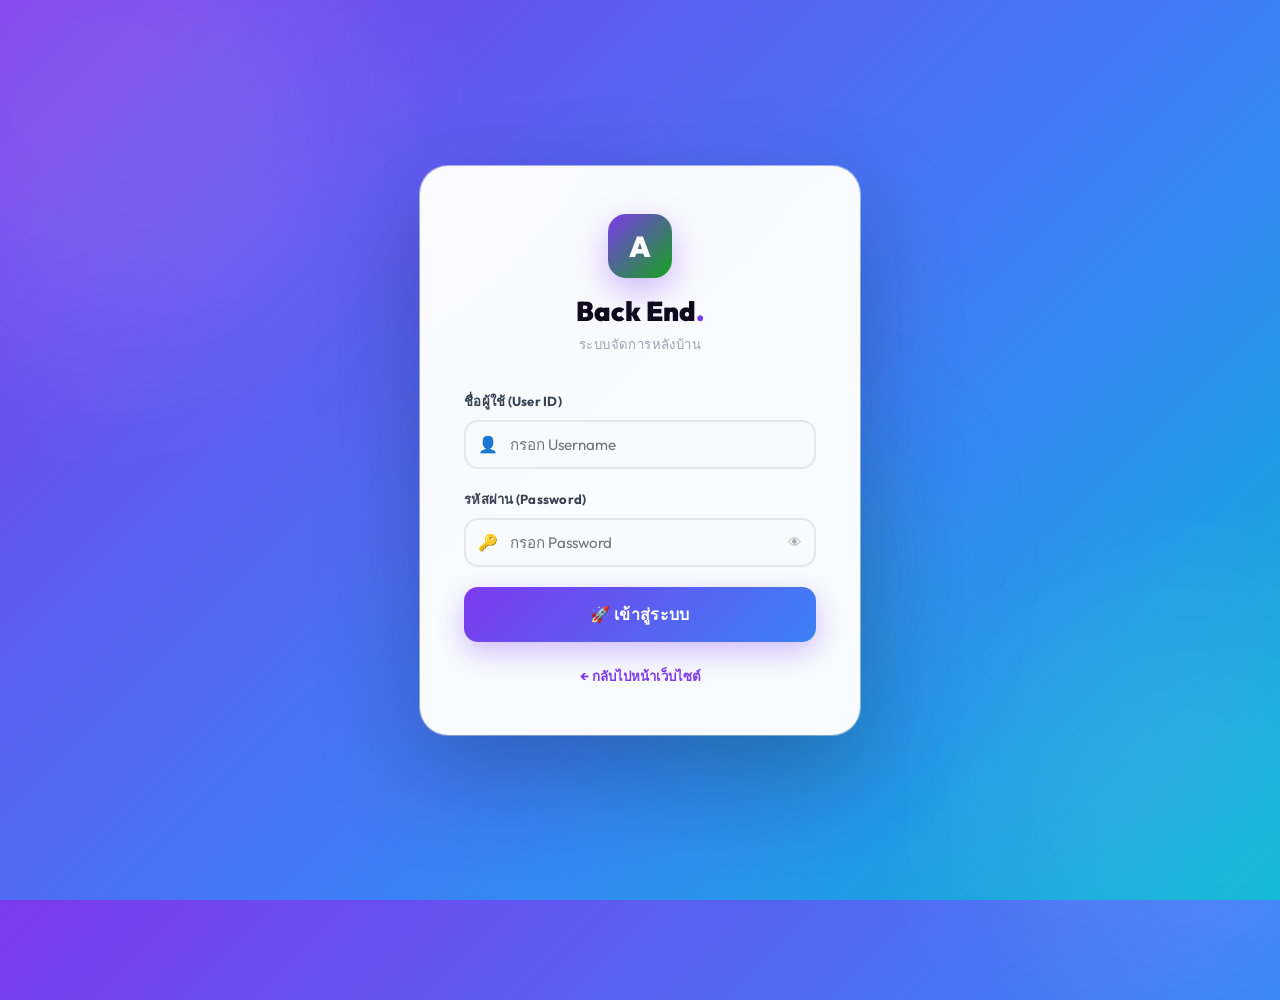
<file: admin/index.html>
<!DOCTYPE html>
<html lang="th">
<head>
  <meta charset="UTF-8">
  <meta name="viewport" content="width=device-width, initial-scale=1.0">
  <title>Admin Dashboard — NexGen Solutions</title>
  <link rel="stylesheet" href="admin.css">
</head>
<body>
<div class="admin-wrapper">
  <!-- SIDEBAR -->
  <aside class="admin-sidebar">
    <div class="sidebar-logo">
      <div class="sidebar-logo-icon" id="sidebarLogoIcon">N</div>
      <div>
        <div class="sidebar-logo-name" id="sidebarLogoName">NexGen.</div>
        <div class="sidebar-logo-sub">Admin Panel</div>
      </div>
    </div>
    <nav class="sidebar-nav">
      <div class="nav-group-label">ภาพรวม</div>
      <div class="nav-item active" data-section="dashboard"><span class="icon">📊</span><span class="label">Dashboard</span></div>

      <div class="nav-group-label" style="margin-top:10px">เนื้อหา</div>
      <div class="nav-item" data-section="logo"><span class="icon">🎨</span><span class="label">โลโก้และแบรนด์</span></div>
      <div class="nav-item" data-section="hero"><span class="icon">🏠</span><span class="label">Hero Section</span></div>
      <div class="nav-item" data-section="slider"><span class="icon">🖼️</span><span class="label">สไลด์ภาพ Banner</span></div>
      <div class="nav-item" data-section="about"><span class="icon">🏢</span><span class="label">เกี่ยวกับเรา</span></div>

      <div class="nav-group-label" style="margin-top:10px">จัดการข้อมูล</div>
      <div class="nav-item" data-section="services"><span class="icon">🛠</span><span class="label">ลงข่าวประชาสัมพันธ์</span></div>
      <div class="nav-item" data-section="gallery"><span class="icon">🖼️</span><span class="label">รวมภาพผลงาน</span></div>
      <div class="nav-item" data-section="testimonials"><span class="icon">⭐</span><span class="label">รีวิว</span></div>
      <div class="nav-item" data-section="columns"><span class="icon">📋</span><span class="label">คอลัมน์เนื้อหา</span></div>

      <div class="nav-group-label" style="margin-top:10px">ตั้งค่า</div>
      <div class="nav-item" data-section="theme"><span class="icon">🎨</span><span class="label">ธีมและสีเว็บไซต์</span></div>
      <div class="nav-item" data-section="contact"><span class="icon">📞</span><span class="label">ข้อมูลติดต่อ</span></div>
    </nav>
    <div class="sidebar-footer">
      <button class="btn-logout" id="logoutBtn">🚪 ออกจากระบบ</button>
    </div>
  </aside>

  <!-- MAIN -->
  <div class="admin-main">
    <header class="admin-header">
      <div class="header-left">
        <div class="header-title" id="headerTitle">Dashboard</div>
        <div class="header-breadcrumb">NexGen Solutions Admin</div>
      </div>
      <div class="header-right">
        <a href="../index.html" target="_blank" class="btn btn-primary btn-sm">🌐 ดูเว็บไซต์</a>
        <div class="header-user">
          <div class="user-avatar">A</div>
          <span id="adminUser">admin</span>
        </div>
      </div>
    </header>

    <main class="admin-content">
      <div id="section-dashboard" class="admin-section active"></div>
      <div id="section-logo" class="admin-section"></div>
      <div id="section-hero" class="admin-section"></div>
      <div id="section-slider" class="admin-section"></div>
      <div id="section-about" class="admin-section"></div>
      <div id="section-services" class="admin-section"></div>
      <div id="section-gallery" class="admin-section"></div>
      <div id="section-team" class="admin-section"></div>
      <div id="section-testimonials" class="admin-section"></div>
      <div id="section-columns" class="admin-section"></div>
      <div id="section-theme" class="admin-section"></div>
      <div id="section-contact" class="admin-section"></div>
    </main>
  </div>
</div>

<!-- MODAL -->
<div class="modal-overlay" id="modalOverlay" onclick="handleOverlayClick(event)">
  <div class="modal" id="modal">
    <div class="modal-header">
      <h3 id="modalTitle">แก้ไข</h3>
      <button class="modal-close" onclick="closeModal()">✕</button>
    </div>
    <div class="modal-body" id="modalBody"></div>
    <div class="modal-footer">
      <button class="btn btn-secondary" onclick="closeModal()">ยกเลิก</button>
      <button class="btn btn-primary" id="modalSaveBtn" onclick="modalSave()">💾 บันทึก</button>
    </div>
  </div>
</div>

<!-- CONFIRM -->
<div class="confirm-overlay" id="confirmOverlay">
  <div class="confirm-box">
    <div class="confirm-icon">🗑️</div>
    <h3>ยืนยันการลบ?</h3>
    <p id="confirmText">คุณแน่ใจหรือไม่ว่าต้องการลบรายการนี้?</p>
    <div class="confirm-actions">
      <button class="btn btn-secondary" onclick="closeConfirm()">ยกเลิก</button>
      <button class="btn btn-delete" id="confirmOkBtn">🗑 ลบเลย</button>
    </div>
  </div>
</div>

<!-- TOAST -->
<div class="toast" id="toast"></div>

<script src="admin.js"></script>
</body>
</html>
</file>
<file: admin/admin.css>
/* =============================================
   NexGen Admin Panel — admin.css
   ============================================= */
@import url('https://fonts.googleapis.com/css2?family=Outfit:wght@300;400;500;600;700;800;900&display=swap');

*{box-sizing:border-box;margin:0;padding:0}
html,body{height:100%;font-family:'Outfit',sans-serif;font-size:14px;background:#f4f3fb;color:#0f0a1e}
a{text-decoration:none;color:inherit}
button{cursor:pointer;border:none;background:none;font-family:'Outfit',sans-serif}

/* ===== Layout ===== */
.admin-wrapper{display:flex;min-height:100vh}

/* ===== Sidebar ===== */
.admin-sidebar{
  width:260px;background:#1a1628;
  display:flex;flex-direction:column;
  position:fixed;top:0;left:0;bottom:0;
  z-index:200;overflow-y:auto;
  box-shadow:4px 0 24px rgba(0,0,0,0.2);
}
.sidebar-logo{
  padding:22px 20px;
  border-bottom:1px solid rgba(255,255,255,0.06);
  display:flex;align-items:center;gap:12px;
  flex-shrink:0;
}
.sidebar-logo-icon{
  width:38px;height:38px;
  background:linear-gradient(135deg,#7c3aed,#3b82f6);
  border-radius:11px;display:flex;align-items:center;
  justify-content:center;font-weight:900;font-size:1rem;color:#fff;
  box-shadow:0 4px 12px rgba(124,58,237,.4);flex-shrink:0;
}
.sidebar-logo-name{font-size:1.05rem;font-weight:800;color:#fff;line-height:1.1}
.sidebar-logo-sub{font-size:.65rem;color:rgba(255,255,255,.35);font-weight:500;letter-spacing:.06em;text-transform:uppercase;margin-top:2px}

.sidebar-nav{padding:12px 0;flex:1}
.nav-group-label{
  padding:12px 20px 4px;
  font-size:.62rem;font-weight:700;
  letter-spacing:.12em;text-transform:uppercase;
  color:rgba(255,255,255,.28);
}
.nav-item{
  display:flex;align-items:center;gap:10px;
  padding:10px 20px;
  color:rgba(255,255,255,.55);
  font-size:.85rem;font-weight:500;
  transition:all .2s;cursor:pointer;
  border-left:3px solid transparent;
  border-radius:0 8px 8px 0;
  margin-right:8px;
}
.nav-item:hover{background:rgba(255,255,255,.06);color:rgba(255,255,255,.9);border-left-color:rgba(124,58,237,.4)}
.nav-item.active{background:rgba(124,58,237,.18);color:#c4b5fd;border-left-color:#7c3aed;font-weight:700}
.nav-item .icon{font-size:.95rem;width:22px;text-align:center;flex-shrink:0}
.nav-item .label{flex:1}
.nav-item .badge-count{background:rgba(124,58,237,.35);color:#c4b5fd;font-size:.65rem;font-weight:800;padding:2px 7px;border-radius:100px}

.sidebar-footer{padding:16px;border-top:1px solid rgba(255,255,255,.06);flex-shrink:0}

/* ===== Main Area ===== */
.admin-main{margin-left:260px;flex:1;display:flex;flex-direction:column;min-height:100vh}

/* ===== Header ===== */
.admin-header{
  background:#fff;border-bottom:1px solid rgba(124,58,237,.1);
  padding:0 28px;height:64px;
  display:flex;align-items:center;justify-content:space-between;
  position:sticky;top:0;z-index:100;
  box-shadow:0 2px 12px rgba(124,58,237,.06);
}
.header-left{}
.header-title{font-size:1.05rem;font-weight:800;color:#0f0a1e}
.header-breadcrumb{font-size:.72rem;color:#9ca3af;margin-top:1px}
.header-right{display:flex;align-items:center;gap:12px}
.header-user{
  display:flex;align-items:center;gap:10px;
  padding:7px 16px 7px 10px;
  background:#f8f7ff;border:1.5px solid rgba(124,58,237,.15);
  border-radius:100px;font-size:.82rem;font-weight:700;
}
.user-avatar{
  width:30px;height:30px;
  background:linear-gradient(135deg,#7c3aed,#3b82f6);
  border-radius:50%;display:flex;align-items:center;
  justify-content:center;font-size:.75rem;font-weight:900;color:#fff;
}

/* ===== Content ===== */
.admin-content{padding:28px;flex:1}
.admin-section{display:none}
.admin-section.active{display:block;animation:secIn .3s ease}
@keyframes secIn{from{opacity:0;transform:translateY(10px)}to{opacity:1;transform:translateY(0)}}

/* ===== Section Header ===== */
.section-header{display:flex;align-items:flex-start;justify-content:space-between;margin-bottom:24px;gap:16px;flex-wrap:wrap}
.section-header h2{font-size:1.45rem;font-weight:900}
.section-header .sub{font-size:.8rem;color:#9ca3af;margin-top:3px}

/* ===== Stats Grid ===== */
.stats-grid{display:grid;grid-template-columns:repeat(4,1fr);gap:16px;margin-bottom:24px}
.stat-card{
  background:#fff;border:1px solid rgba(124,58,237,.1);
  border-radius:16px;padding:22px 20px;
  box-shadow:0 2px 12px rgba(124,58,237,.05);
  position:relative;overflow:hidden;
  transition:all .3s;
}
.stat-card::before{
  content:'';position:absolute;inset:0;
  background:var(--grad);opacity:.04;
}
.stat-card:hover{transform:translateY(-3px);box-shadow:0 8px 24px rgba(124,58,237,.12)}
.stat-card .num{font-size:2.2rem;font-weight:900;background:var(--grad,linear-gradient(135deg,#7c3aed,#3b82f6));-webkit-background-clip:text;-webkit-text-fill-color:transparent;background-clip:text}
.stat-card .label{font-size:.78rem;color:#9ca3af;margin-top:6px;font-weight:600}
.stat-card .icon-bg{position:absolute;right:16px;top:16px;font-size:2rem;opacity:.15}

/* ===== Card ===== */
.card{
  background:#fff;border:1px solid rgba(124,58,237,.1);
  border-radius:18px;padding:24px;margin-bottom:22px;
  box-shadow:0 2px 16px rgba(124,58,237,.05);
}
.card-header{
  display:flex;align-items:center;justify-content:space-between;
  margin-bottom:20px;padding-bottom:16px;
  border-bottom:1px solid #f3f4f6;
}
.card-title{font-size:1rem;font-weight:800;display:flex;align-items:center;gap:8px}
.card-title .icon{font-size:1.1rem}

/* ===== Quick Actions ===== */
.quick-grid{display:grid;grid-template-columns:repeat(3,1fr);gap:12px}
.quick-btn{
  display:flex;align-items:center;gap:12px;
  padding:16px;background:#f8f7ff;
  border:1.5px solid rgba(124,58,237,.1);
  border-radius:14px;font-size:.88rem;font-weight:700;
  color:#374151;transition:all .25s;cursor:pointer;
  font-family:'Outfit',sans-serif;
}
.quick-btn .q-icon{
  width:36px;height:36px;border-radius:10px;
  background:linear-gradient(135deg,#7c3aed,#3b82f6);
  display:flex;align-items:center;justify-content:center;
  font-size:1rem;flex-shrink:0;
}
.quick-btn:hover{background:#ede9fe;border-color:rgba(124,58,237,.35);transform:translateY(-2px)}

/* ===== Buttons ===== */
.btn{
  display:inline-flex;align-items:center;gap:7px;
  padding:9px 18px;border-radius:10px;
  font-family:'Outfit',sans-serif;font-size:.82rem;font-weight:700;
  cursor:pointer;border:none;transition:all .25s;white-space:nowrap;
}
.btn-primary{background:linear-gradient(135deg,#7c3aed,#3b82f6);color:#fff;box-shadow:0 4px 14px rgba(124,58,237,.28)}
.btn-primary:hover{transform:translateY(-2px);box-shadow:0 8px 22px rgba(124,58,237,.38)}
.btn-success{background:linear-gradient(135deg,#059669,#10b981);color:#fff;box-shadow:0 4px 14px rgba(5,150,105,.25)}
.btn-success:hover{transform:translateY(-2px)}
.btn-edit{background:#eff6ff;color:#2563eb;border:1.5px solid #bfdbfe}
.btn-edit:hover{background:#dbeafe}
.btn-delete{background:#fef2f2;color:#dc2626;border:1.5px solid #fecaca}
.btn-delete:hover{background:#fee2e2}
.btn-secondary{background:#f3f4f6;color:#374151;border:1.5px solid #e5e7eb}
.btn-secondary:hover{background:#e5e7eb}
.btn-warning{background:#fffbeb;color:#d97706;border:1.5px solid #fde68a}
.btn-sm{padding:6px 12px;font-size:.75rem;border-radius:7px}
.btn-xs{padding:4px 10px;font-size:.7rem;border-radius:6px}
.btn-full{width:100%;justify-content:center}
.btn-logout{width:100%;justify-content:center;background:#1e1628;color:rgba(255,255,255,.7);border:1.5px solid rgba(255,255,255,.1);font-size:.82rem;font-weight:700;padding:11px;border-radius:10px}
.btn-logout:hover{background:#dc2626;color:#fff;border-color:#dc2626}

/* ===== Table ===== */
.table-wrap{overflow-x:auto;border-radius:12px;border:1px solid #f3f4f6}
.admin-table{width:100%;border-collapse:collapse;white-space:nowrap}
.admin-table th{text-align:left;padding:12px 16px;font-size:.7rem;font-weight:800;text-transform:uppercase;letter-spacing:.07em;color:#9ca3af;background:#fafafa;border-bottom:2px solid #f3f4f6}
.admin-table td{padding:13px 16px;font-size:.84rem;border-bottom:1px solid #f9fafb;vertical-align:middle}
.admin-table tr:last-child td{border-bottom:none}
.admin-table tr:hover td{background:#faf9ff}

/* ===== Item Preview ===== */
.item-preview{display:flex;align-items:center;gap:12px}
.item-thumb{
  width:38px;height:38px;border-radius:10px;
  display:flex;align-items:center;justify-content:center;
  font-size:1.1rem;flex-shrink:0;overflow:hidden;
}
.item-thumb img{width:100%;height:100%;object-fit:cover;border-radius:10px}
.item-info strong{display:block;font-size:.86rem;font-weight:800;white-space:nowrap;overflow:hidden;text-overflow:ellipsis;max-width:200px}
.item-info span{font-size:.74rem;color:#9ca3af}

/* ===== Badges ===== */
.badge{display:inline-flex;align-items:center;padding:4px 11px;border-radius:100px;font-size:.7rem;font-weight:800;letter-spacing:.02em}
.badge-purple{background:rgba(124,58,237,.1);color:#7c3aed}
.badge-blue{background:rgba(37,99,235,.1);color:#2563eb}
.badge-green{background:rgba(5,150,105,.1);color:#059669}
.badge-red{background:rgba(220,38,38,.1);color:#dc2626}
.badge-yellow{background:rgba(217,119,6,.1);color:#d97706}
.badge-gray{background:#f3f4f6;color:#6b7280}

/* ===== Color Swatch ===== */
.swatch{width:20px;height:20px;border-radius:50%;display:inline-block;border:2px solid rgba(0,0,0,.1);vertical-align:middle}

/* ===== Form ===== */
.form-grid{display:grid;grid-template-columns:1fr 1fr;gap:16px}
.form-group{display:flex;flex-direction:column;gap:6px}
.form-group.full{grid-column:1/-1}
label{font-size:.78rem;font-weight:800;color:#374151;letter-spacing:.02em}
input[type=text],input[type=email],input[type=url],input[type=number],
input[type=tel],select,textarea{
  width:100%;padding:10px 14px;
  border:1.5px solid #e5e7eb;border-radius:10px;
  font-family:'Outfit',sans-serif;font-size:.88rem;
  color:#0f0a1e;background:#f9fafb;
  transition:all .2s;outline:none;
}
input:focus,select:focus,textarea:focus{
  border-color:#7c3aed;background:#fff;
  box-shadow:0 0 0 3px rgba(124,58,237,.1);
}
input[type=color]{width:48px;height:38px;padding:2px 4px;border-radius:8px;cursor:pointer}
textarea{resize:vertical;min-height:90px;line-height:1.6}
select option{background:#fff}
.form-hint{font-size:.72rem;color:#9ca3af;margin-top:2px}

/* ===== Toggle Switch ===== */
.toggle-wrap{display:flex;align-items:center;gap:10px}
.toggle-label{font-size:.82rem;color:#374151;font-weight:600}
.toggle{position:relative;width:46px;height:26px;flex-shrink:0}
.toggle input{opacity:0;width:0;height:0;position:absolute}
.toggle-sl{
  position:absolute;inset:0;
  background:#d1d5db;border-radius:26px;cursor:pointer;transition:.3s;
}
.toggle-sl::before{
  content:'';position:absolute;
  width:20px;height:20px;border-radius:50%;
  background:#fff;left:3px;top:3px;
  transition:.3s;box-shadow:0 2px 6px rgba(0,0,0,.2);
}
.toggle input:checked+.toggle-sl{background:#7c3aed}
.toggle input:checked+.toggle-sl::before{transform:translateX(20px)}

/* ===== Image Upload ===== */
.upload-area{
  border:2px dashed rgba(124,58,237,.3);border-radius:14px;
  padding:24px;text-align:center;cursor:pointer;
  background:#faf9ff;transition:all .25s;
  position:relative;
}
.upload-area:hover{border-color:#7c3aed;background:rgba(124,58,237,.04)}
.upload-area input[type=file]{
  position:absolute;inset:0;opacity:0;cursor:pointer;width:100%;height:100%
}
.upload-area .up-icon{font-size:2rem;margin-bottom:8px}
.upload-area .up-text{font-size:.85rem;color:#6b7280;font-weight:600}
.upload-area .up-hint{font-size:.72rem;color:#9ca3af;margin-top:4px}
.img-preview{
  width:100%;max-height:160px;object-fit:cover;
  border-radius:10px;margin-top:12px;display:none;
}
.img-preview.show{display:block}

/* ===== Gradient Presets ===== */
.grad-presets{display:flex;gap:8px;flex-wrap:wrap;margin-top:8px}
.grad-preset{
  width:36px;height:36px;border-radius:8px;cursor:pointer;
  border:3px solid transparent;transition:.2s;
  box-shadow:0 2px 8px rgba(0,0,0,.15);
}
.grad-preset:hover,.grad-preset.active{border-color:#7c3aed;transform:scale(1.15)}

/* ===== Features List Editor ===== */
.feature-list{display:flex;flex-direction:column;gap:8px;margin-bottom:8px}
.feature-item-row{display:flex;gap:8px;align-items:center}
.feature-item-row input{flex:1;padding:8px 12px;border-radius:8px}
.btn-rm-feature{
  width:30px;height:30px;background:#fef2f2;border:1.5px solid #fecaca;
  border-radius:7px;color:#dc2626;font-size:1rem;display:flex;
  align-items:center;justify-content:center;cursor:pointer;flex-shrink:0;
}
.btn-rm-feature:hover{background:#fee2e2}

/* ===== Modal ===== */
.modal-overlay{
  position:fixed;inset:0;
  background:rgba(15,10,30,.55);
  backdrop-filter:blur(6px);
  z-index:1000;display:none;
  align-items:center;justify-content:center;padding:20px;
}
.modal-overlay.show{display:flex;animation:overlayIn .25s ease}
@keyframes overlayIn{from{opacity:0}to{opacity:1}}
.modal{
  background:#fff;border-radius:22px;
  width:100%;max-width:620px;max-height:90vh;
  overflow-y:auto;
  box-shadow:0 40px 100px rgba(0,0,0,.25);
  animation:modalIn .35s cubic-bezier(.34,1.56,.64,1) forwards;
}
@keyframes modalIn{from{opacity:0;transform:scale(.93) translateY(20px)}to{opacity:1;transform:scale(1) translateY(0)}}
.modal-header{
  padding:20px 24px;border-bottom:1px solid #f3f4f6;
  display:flex;align-items:center;justify-content:space-between;
  position:sticky;top:0;background:#fff;z-index:1;border-radius:22px 22px 0 0;
}
.modal-header h3{font-size:1.1rem;font-weight:900}
.modal-close{
  width:34px;height:34px;background:#f3f4f6;border:none;
  border-radius:9px;cursor:pointer;font-size:1rem;
  display:flex;align-items:center;justify-content:center;
  transition:.2s;color:#6b7280;
}
.modal-close:hover{background:#e5e7eb;color:#0f0a1e}
.modal-body{padding:24px}
.modal-footer{
  padding:16px 24px;border-top:1px solid #f3f4f6;
  display:flex;gap:12px;justify-content:flex-end;
  position:sticky;bottom:0;background:#fff;z-index:1;
}

/* ===== Toast ===== */
.toast{
  position:fixed;bottom:24px;right:24px;
  padding:14px 20px;border-radius:14px;
  font-size:.85rem;font-weight:700;
  box-shadow:0 12px 32px rgba(0,0,0,.18);
  z-index:3000;display:flex;align-items:center;gap:10px;
  transform:translateY(80px);opacity:0;
  transition:all .4s cubic-bezier(.34,1.56,.64,1);
  pointer-events:none;min-width:280px;
}
.toast.show{transform:translateY(0);opacity:1}
.toast.success{background:#ecfdf5;color:#065f46;border:1.5px solid #a7f3d0}
.toast.error{background:#fef2f2;color:#991b1b;border:1.5px solid #fecaca}
.toast.info{background:#eff6ff;color:#1e40af;border:1.5px solid #bfdbfe}
.toast.warning{background:#fffbeb;color:#92400e;border:1.5px solid #fde68a}

/* ===== Logo Preview Box ===== */
.logo-preview-box{
  background:#f8f7ff;border:2px dashed rgba(124,58,237,.2);
  border-radius:14px;padding:24px;
  display:flex;align-items:center;justify-content:center;
  min-height:100px;margin-bottom:24px;
}
.logo-prev-content{display:flex;align-items:center;gap:14px}
.logo-prev-icon{
  width:44px;height:44px;
  background:linear-gradient(135deg,#7c3aed,#3b82f6);
  border-radius:12px;display:flex;align-items:center;
  justify-content:center;font-size:1.3rem;font-weight:900;color:#fff;
}
.logo-prev-text{font-size:1.5rem;font-weight:900}

/* ===== Confirm Dialog ===== */
.confirm-overlay{
  position:fixed;inset:0;background:rgba(15,10,30,.6);
  backdrop-filter:blur(4px);z-index:2000;
  display:none;align-items:center;justify-content:center;padding:20px;
}
.confirm-overlay.show{display:flex}
.confirm-box{
  background:#fff;border-radius:20px;padding:32px;
  max-width:380px;width:100%;text-align:center;
  box-shadow:0 24px 60px rgba(0,0,0,.2);
  animation:modalIn .3s cubic-bezier(.34,1.56,.64,1) forwards;
}
.confirm-icon{font-size:3rem;margin-bottom:16px}
.confirm-box h3{font-size:1.1rem;font-weight:900;margin-bottom:8px}
.confirm-box p{font-size:.85rem;color:#6b7280;margin-bottom:24px}
.confirm-actions{display:flex;gap:12px;justify-content:center}

/* ===== Columns custom section ===== */
.column-card{
  background:#f8f7ff;border:1.5px solid rgba(124,58,237,.1);
  border-radius:14px;padding:18px;margin-bottom:12px;
  display:flex;align-items:center;justify-content:space-between;gap:16px;
}
.column-info{flex:1;min-width:0}
.column-info strong{display:block;font-size:.9rem;font-weight:800;margin-bottom:3px}
.column-info p{font-size:.78rem;color:#9ca3af;white-space:nowrap;overflow:hidden;text-overflow:ellipsis}
.column-status{display:flex;align-items:center;gap:8px;flex-shrink:0}

/* ===== Empty State ===== */
.empty-state{
  text-align:center;padding:48px 24px;
  border:2px dashed rgba(124,58,237,.15);
  border-radius:16px;background:#faf9ff;
}
.empty-state .empty-icon{font-size:3.5rem;margin-bottom:16px;opacity:.5}
.empty-state p{color:#9ca3af;font-size:.9rem}

/* ===== Theme Presets & Color Customization ===== */
.theme-presets-grid {
  display: grid;
  grid-template-columns: repeat(auto-fit, minmax(170px, 1fr));
  gap: 14px;
  margin-top: 12px;
}
.theme-preset-card {
  border: 2px solid #e5e7eb;
  border-radius: 14px;
  padding: 14px;
  cursor: pointer;
  transition: all .25s ease;
  background: #fff;
}
.theme-preset-card:hover {
  border-color: #7c3aed;
  transform: translateY(-2px);
  box-shadow: 0 6px 18px rgba(124,58,237,.12);
}
.theme-preset-card.active {
  border-color: #7c3aed;
  background: #f8f7ff;
  box-shadow: 0 0 0 3px rgba(124,58,237,.18);
}
.theme-preset-preview {
  height: 44px;
  border-radius: 10px;
  margin-bottom: 10px;
  display: flex;
  align-items: center;
  justify-content: center;
  color: #fff;
  font-weight: 800;
  font-size: .85rem;
  box-shadow: inset 0 0 0 1px rgba(255,255,255,.2);
}
.theme-preset-name {
  font-size: .85rem;
  font-weight: 800;
  color: #0f0a1e;
}
.theme-preset-desc {
  font-size: .72rem;
  color: #9ca3af;
  margin-top: 2px;
}

.theme-live-preview {
  border-radius: 16px;
  padding: 24px;
  transition: all .3s ease;
  box-shadow: 0 4px 20px rgba(0,0,0,.08);
}

/* ===== Responsive ===== */
@media(max-width:1100px){.stats-grid{grid-template-columns:repeat(2,1fr)}.quick-grid{grid-template-columns:repeat(2,1fr)}}
@media(max-width:900px){.admin-sidebar{width:220px}.admin-main{margin-left:220px}}
@media(max-width:700px){.form-grid{grid-template-columns:1fr}}
</file>
